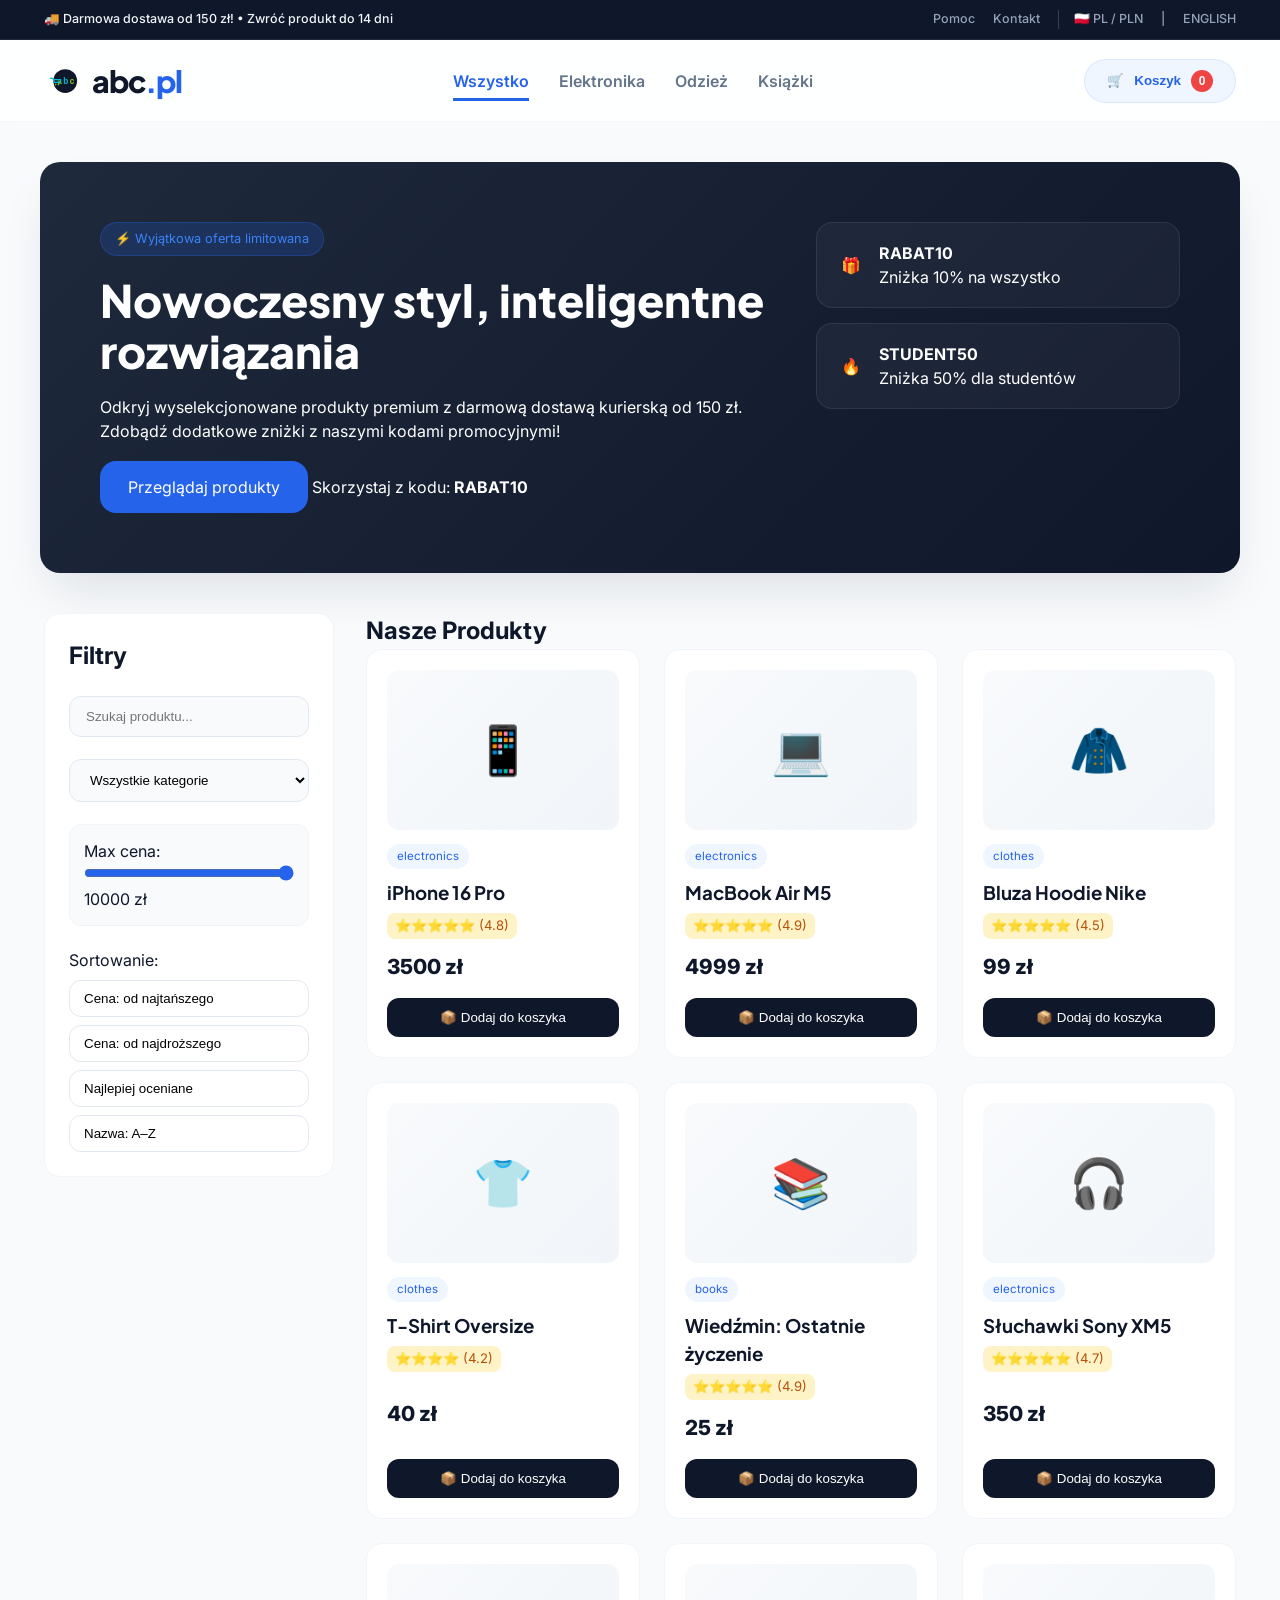
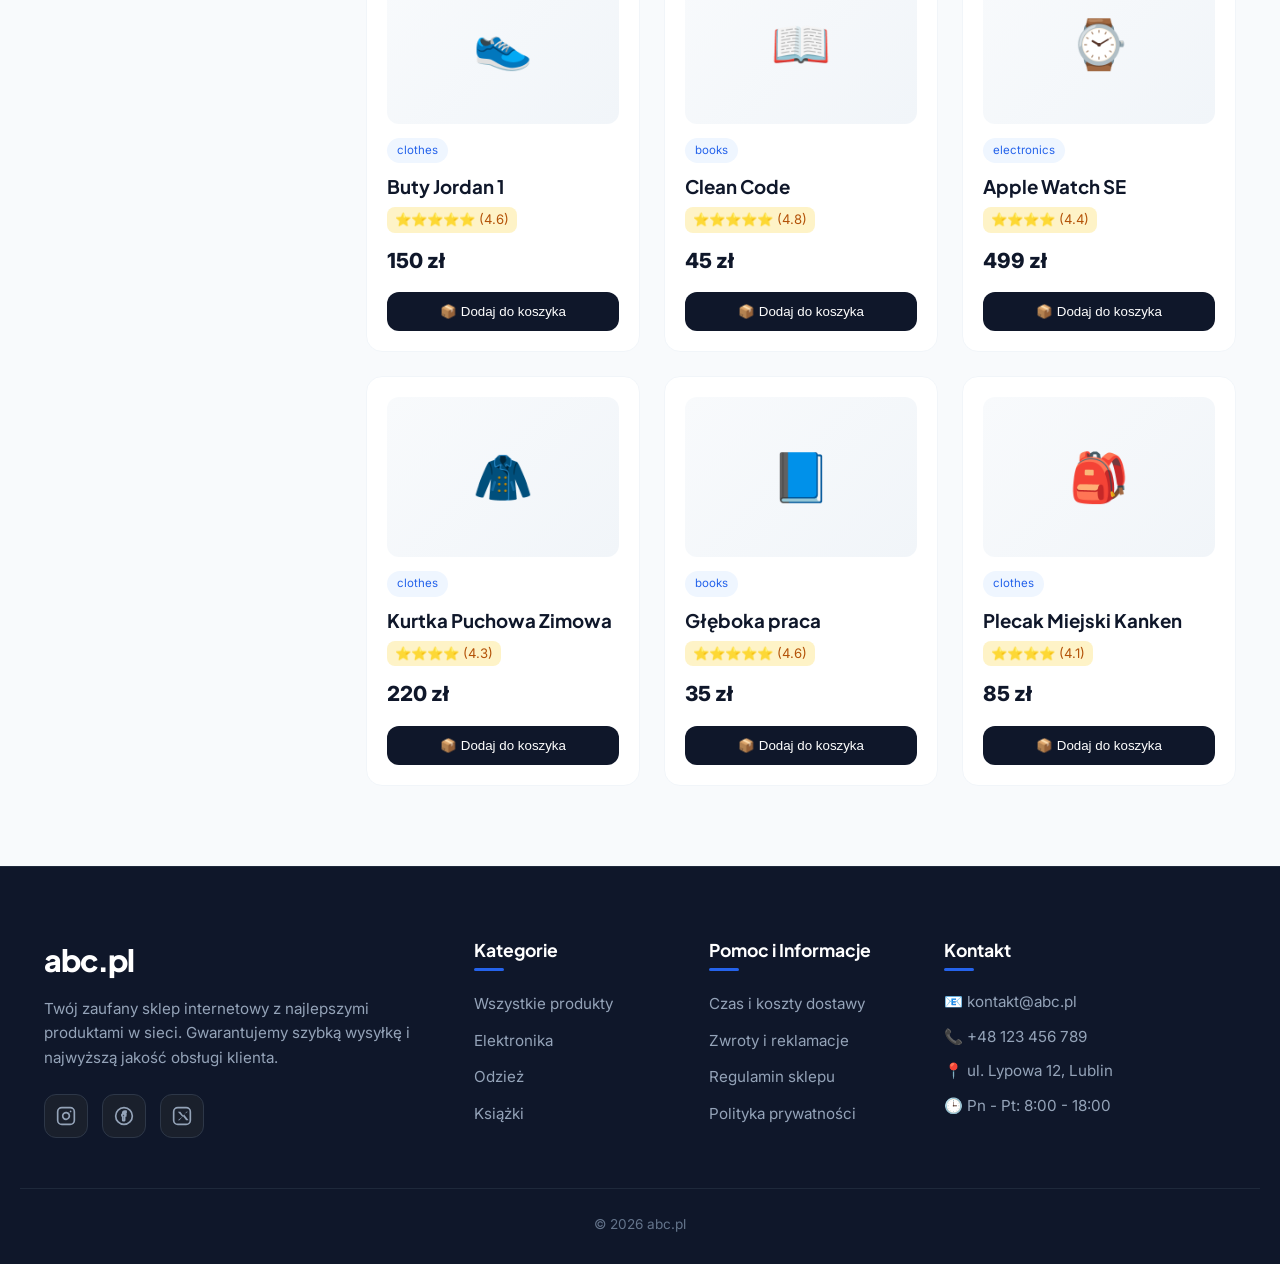
<file: index.html>
<!DOCTYPE html>
<html lang="pl">

<head>
    <meta charset="UTF-8">
    <meta name="viewport" content="width=device-width, initial-scale=1.0">
    <title>abc.pl - Sklep internetowy</title>
    <!-- Favicon -->
    <link rel="icon" type="image/svg+xml" href="favicon.svg">
    <!-- Modern Google Fonts -->
    <link rel="preconnect" href="https://fonts.googleapis.com">
    <link rel="preconnect" href="https://fonts.gstatic.com" crossorigin>
    <link
        href="https://fonts.googleapis.com/css2?family=Plus+Jakarta+Sans:ital,wght@0,300..800;1,300..800&family=Inter:wght@300;400;500;600;700;800&display=swap"
        rel="stylesheet">
    <link rel="stylesheet" href="style.css">
    <link rel="icon" type="image/png" href="favicon.svg">
    <link rel="apple-touch-icon" href="favicon.svg">
</head>

<body>

    <div class="top-bar">
        <div class="top-bar-container">
            <span class="top-bar-promo">🚚 Darmowa dostawa od 150 zł! • Zwróć produkt do 14 dni</span>
            <div class="top-bar-links">
                <a href="#main-footer">Pomoc</a>
                <a href="#main-footer">Kontakt</a>
                <span class="top-bar-lang">🇵🇱 PL / PLN</span>
                <span class="lang-divider">|</span>
                <a href="index_en.html">ENGLISH</a>
            </div>
        </div>
    </div>

    <header id="main-header">
        <div class="header-container">
            <a href="#" class="logo-link">
                <img src="favicon.svg" alt="abc.pl logo" class="logo-img-header">
                <span class="logo">abc<span class="logo-accent">.pl</span></span>
            </a>

            <nav id="header-nav">
                <ul>
                    <li><a href="#" class="nav-link active" data-category-link="all">Wszystko</a></li>
                    <li><a href="#" class="nav-link" data-category-link="electronics">Elektronika</a></li>
                    <li><a href="#" class="nav-link" data-category-link="clothes">Odzież</a></li>
                    <li><a href="#" class="nav-link" data-category-link="books">Książki</a></li>
                </ul>
            </nav>

            <button id="cart-button">
                <span class="cart-icon">🛒</span>
                <span class="cart-text">Koszyk</span>
                <span id="cart-counter">0</span>
            </button>
        </div>
    </header>

    <section class="store-hero">
        <div class="hero-content">
            <span class="hero-badge">⚡ Wyjątkowa oferta limitowana</span>
            <h1>Nowoczesny styl, inteligentne rozwiązania</h1>
            <p>Odkryj wyselekcjonowane produkty premium z darmową dostawą kurierską od 150 zł. Zdobądź dodatkowe zniżki
                z naszymi kodami promocyjnymi!</p>
            <div class="hero-btns">
                <a href="#products-section" class="btn-primary-hero">Przeglądaj produkty</a>
                <span class="hero-promo-pill">Skorzystaj z kodu: <strong>RABAT10</strong></span>
            </div>
        </div>
        <div class="hero-visual">
            <div class="visual-card">
                <span class="visual-icon">🎁</span>
                <div class="visual-text">
                    <h4>RABAT10</h4>
                    <p>Zniżka 10% na wszystko</p>
                </div>
            </div>
            <div class="visual-card">
                <span class="visual-icon">🔥</span>
                <div class="visual-text">
                    <h4>STUDENT50</h4>
                    <p>Zniżka 50% dla studentów</p>
                </div>
            </div>
        </div>
    </section>

    <main>
        <section id="filters-panel">
            <h2>Filtry</h2>

            <input type="text" id="search-input" placeholder="Szukaj produktu...">

            <select id="category-select">
                <option value="all">Wszystkie kategorie</option>
                <option value="electronics">Elektronika</option>
                <option value="clothes">Odzież</option>
                <option value="books">Książki</option>
            </select>

            <div class="price-filter">
                <label for="price-range">Max cena:</label>
                <input type="range" id="price-range" min="0" max="10000" value="10000">
                <span id="price-value">10000 zł</span>
            </div>

            <div class="sort-buttons">
                <label>Sortowanie:</label>
                <button id="sort-asc">Cena: od najtańszego</button>
                <button id="sort-desc">Cena: od najdroższego</button>
                <button id="sort-rating">Najlepiej oceniane</button>
                <button id="sort-alpha">Nazwa: A–Z</button>
            </div>
        </section>

        <section id="products-section">
            <h2>Nasze Produkty</h2>
            <div id="produkty"></div>
        </section>
    </main>

    <aside id="cart-sidebar">
        <button id="close-cart">&times;</button>
        <h2>Twój Koszyk</h2>

        <ul id="cart-items"></ul>

        <div class="discount-section">
            <input type="text" id="coupon-input" placeholder="Kod rabatowy">
            <button id="apply-discount">Zastosuj</button>
        </div>
        <p id="coupon-message"></p>

        <div class="cart-summary-box">
            <p>Cena bez rabatu: <span id="cart-subtotal">0 zł</span></p>
            <p>Rabat: <span id="cart-discount">0 zł</span></p>
            <p class="final-total">Cena finalna: <span id="cart-total">0 zł</span></p>
        </div>

        <button id="checkout-btn" class="checkout-btn">✅ Kupuję i płacę</button>

    </aside>

    <div id="product-modal" class="modal">
        <div class="modal-content">
            <span id="close-modal">&times;</span>
            <div id="modal-body"></div>
        </div>
    </div>

    <footer id="main-footer">
        <div class="footer-container">
            <div class="footer-info">
                <h3>abc.pl</h3>
                <p>Twój zaufany sklep internetowy z najlepszymi produktami w sieci. Gwarantujemy szybką wysyłkę i
                    najwyższą jakość obsługi klienta.</p>
                <div class="footer-socials">
                    <a href="https://www.instagram.com/" class="social-link" target="_blank" aria-label="Instagram">
                        <svg xmlns="http://www.w3.org/2000/svg" viewBox="0 0 24 24" fill="none" stroke="currentColor"
                            stroke-width="2" stroke-linecap="round" stroke-linejoin="round" class="social-icon-svg">
                            <rect width="20" height="20" x="2" y="2" rx="5" ry="5" />
                            <path d="M16 11.37A4 4 0 1 1 12.63 8 4 4 0 0 1 16 11.37z" />
                            <line x1="17.5" x2="17.51" y1="6.5" y2="6.5" />
                        </svg>
                    </a>
                    <a href="https://www.facebook.com/" class="social-link" target="_blank" aria-label="Facebook">
                        <svg xmlns="http://www.w3.org/2000/svg" viewBox="0 0 24 24" fill="none" stroke="currentColor"
                            stroke-width="2" stroke-linecap="round" stroke-linejoin="round" class="social-icon-svg">
                            <circle cx="12" cy="12" r="10" />
                            <path
                                d="M14.25 12h-1.5v5.5H10.5V12h-1v-2h1V8.5c0-1.5 1-2.5 2.5-2.5h1.5v2H13c-.5 0-.75.25-.75.75V10h2l-.25 2z" />
                        </svg>
                    </a>
                    <a href="https://x.com/" class="social-link" target="_blank" aria-label="X (Twitter)">
                        <svg xmlns="http://www.w3.org/2000/svg" viewBox="0 0 24 24" fill="none" stroke="currentColor"
                            stroke-width="2" stroke-linecap="round" stroke-linejoin="round" class="social-icon-svg">
                            <rect x="2" y="2" width="20" height="20" rx="5" />
                            <path d="M7 7l5.5 6L7 17h1.8l4.4-4.8 3.8 4.8H20l-5.8-7.2L19.2 7h-1.8L13.4 11.4 10 7H7z"
                                fill="currentColor" stroke="none" />
                        </svg>
                    </a>
                </div>
            </div>

            <div class="footer-links">
                <h4>Kategorie</h4>
                <ul>
                    <li><a href="#" data-category-link="all">Wszystkie produkty</a></li>
                    <li><a href="#" data-category-link="electronics">Elektronika</a></li>
                    <li><a href="#" data-category-link="clothes">Odzież</a></li>
                    <li><a href="#" data-category-link="books">Książki</a></li>
                </ul>
            </div>

            <div class="footer-links">
                <h4>Pomoc i Informacje</h4>
                <ul>
                    <li><a>Czas i koszty dostawy</a></li>
                    <li><a>Zwroty i reklamacje</a></li>
                    <li><a>Regulamin sklepu</a></li>
                    <li><a>Polityka prywatności</a></li>
                </ul>
            </div>

            <div class="footer-contact">
                <h4>Kontakt</h4>
                <ul>
                    <li>📧 kontakt@abc.pl</li>
                    <li>📞 +48 123 456 789</li>
                    <li>📍 ul. Lypowa 12, Lublin</li>
                    <li>🕒 Pn - Pt: 8:00 - 18:00</li>
                </ul>
            </div>
        </div>
        <div class="footer-bottom">
            <p>&copy; 2026 abc.pl </p>
        </div>
    </footer>

    <script src="script.js"></script>
</body>

</html>
</file>
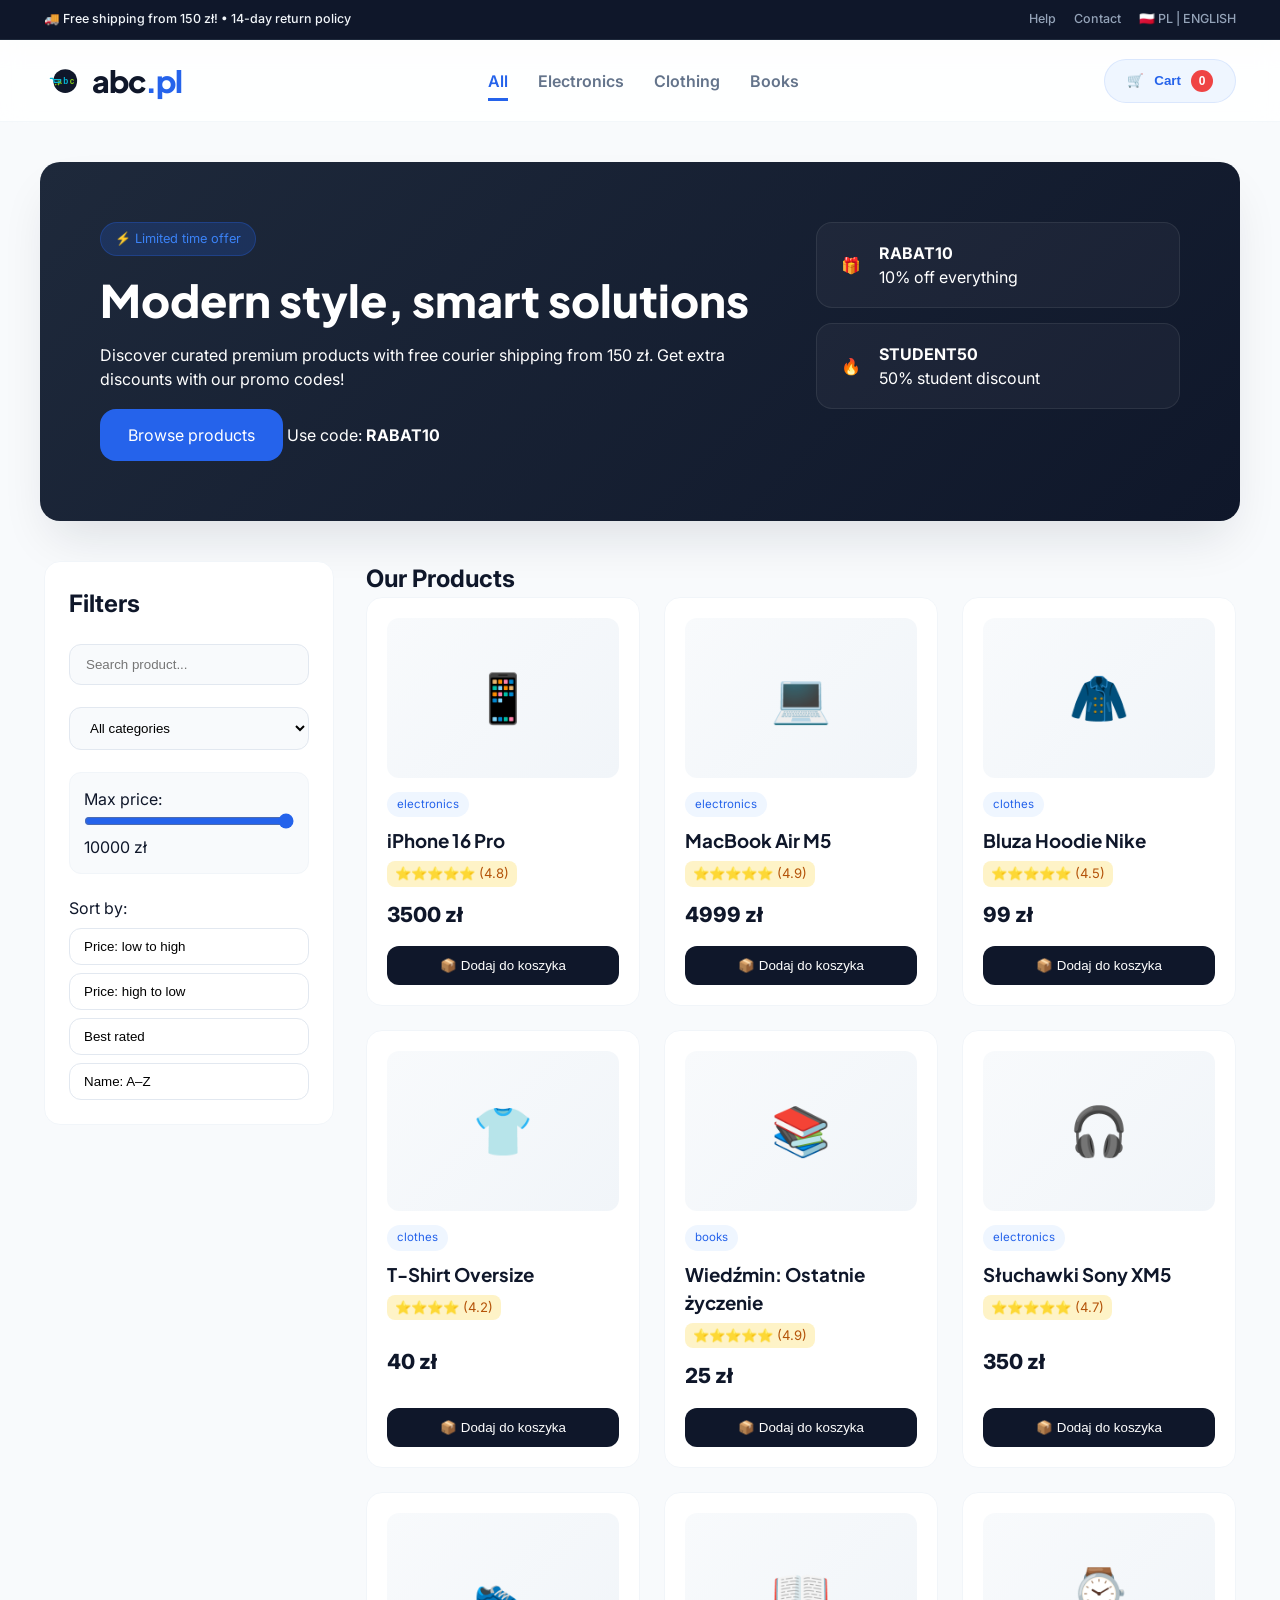
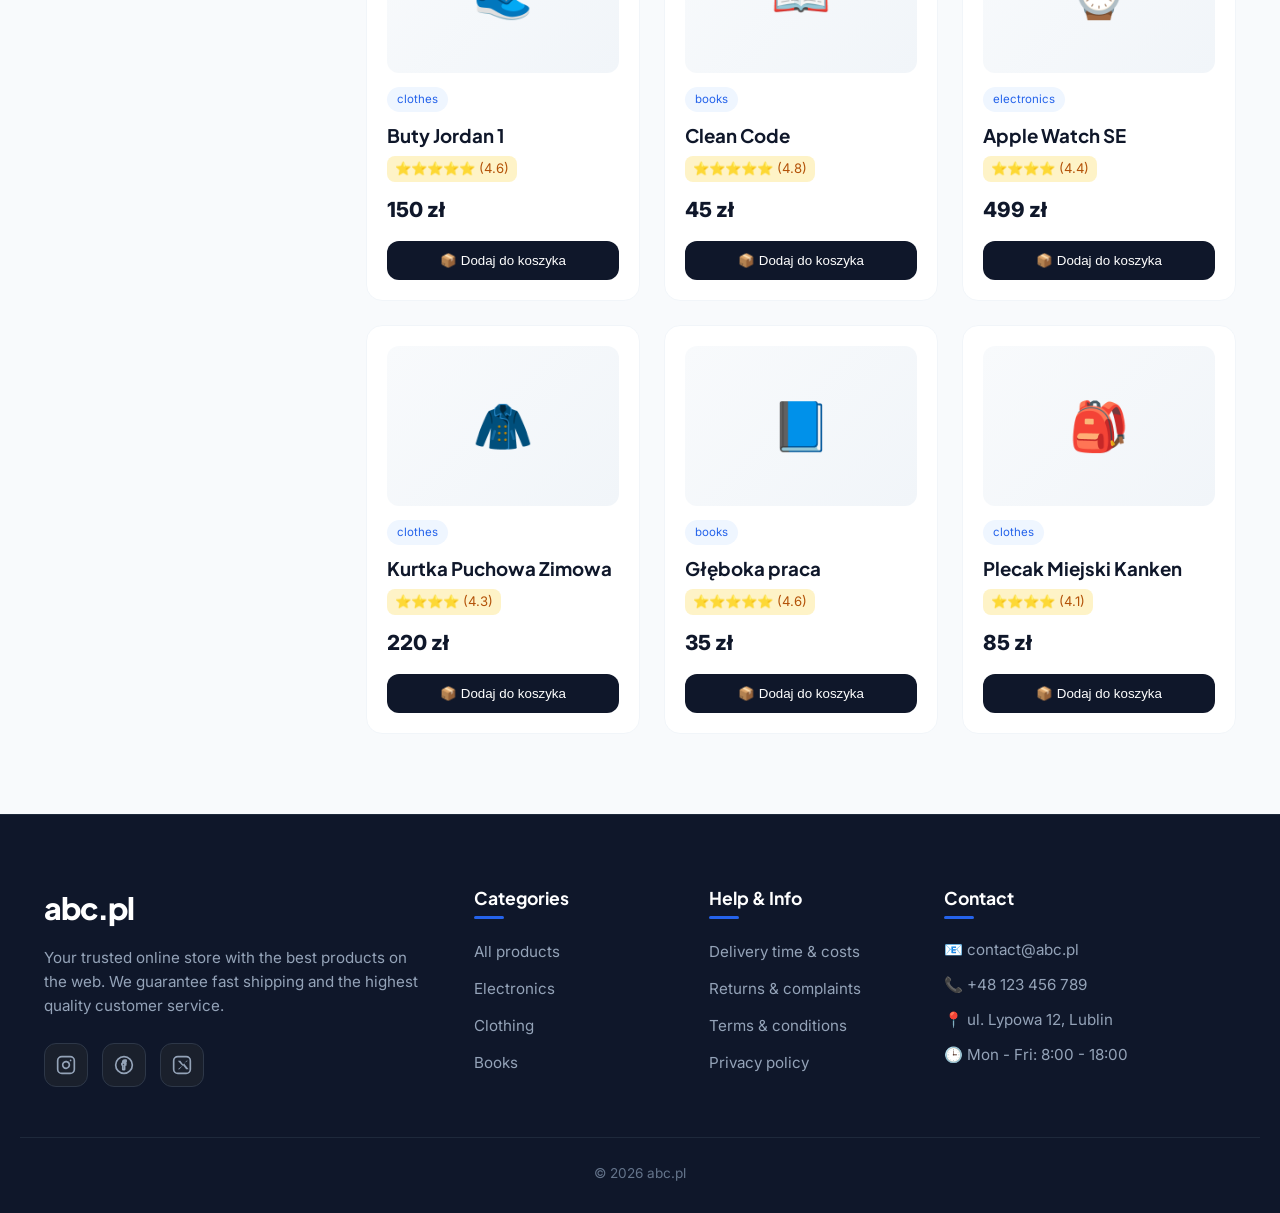
<file: index_en.html>
<!DOCTYPE html>
<html lang="en">

<head>
    <meta charset="UTF-8">
    <meta name="viewport" content="width=device-width, initial-scale=1.0">
    <title>abc.pl - Online Store</title>
    <!-- Favicon -->
    <link rel="icon" type="image/svg+xml" href="favicon.svg">
    <!-- Modern Google Fonts -->
    <link rel="preconnect" href="https://fonts.googleapis.com">
    <link rel="preconnect" href="https://fonts.gstatic.com" crossorigin>
    <link
        href="https://fonts.googleapis.com/css2?family=Plus+Jakarta+Sans:ital,wght@0,300..800;1,300..800&family=Inter:wght@300;400;500;600;700;800&display=swap"
        rel="stylesheet">
    <link rel="stylesheet" href="style.css">
    <link rel="icon" type="image/png" href="favicon.svg">
    <link rel="apple-touch-icon" href="favicon.svg">
</head>

<body>

    <div class="top-bar">
        <div class="top-bar-container">
            <span class="top-bar-promo">🚚 Free shipping from 150 zł! • 14-day return policy</span>
            <div class="top-bar-links">
                <a href="#main-footer">Help</a>
                <a href="#main-footer">Contact</a>
                <div class="language-switcher">
                    <a href="index.html">🇵🇱 PL</a>
                    <span class="lang-divider">|</span>
                    <a href="index_en.html" class="lang-active">ENGLISH</a>
                </div>
            </div>
        </div>
    </div>

    <header id="main-header">
        <div class="header-container">
            <a href="#" class="logo-link">
                <img src="favicon.svg" alt="abc.pl logo" class="logo-img-header">
                <span class="logo">abc<span class="logo-accent">.pl</span></span>
            </a>

            <nav id="header-nav">
                <ul>
                    <li><a href="#" class="nav-link active" data-category-link="all">All</a></li>
                    <li><a href="#" class="nav-link" data-category-link="electronics">Electronics</a></li>
                    <li><a href="#" class="nav-link" data-category-link="clothes">Clothing</a></li>
                    <li><a href="#" class="nav-link" data-category-link="books">Books</a></li>
                </ul>
            </nav>

            <button id="cart-button">
                <span class="cart-icon">🛒</span>
                <span class="cart-text">Cart</span>
                <span id="cart-counter">0</span>
            </button>
        </div>
    </header>

    <section class="store-hero">
        <div class="hero-content">
            <span class="hero-badge">⚡ Limited time offer</span>
            <h1>Modern style, smart solutions</h1>
            <p>Discover curated premium products with free courier shipping from 150 zł. Get extra discounts with our
                promo codes!</p>
            <div class="hero-btns">
                <a href="#products-section" class="btn-primary-hero">Browse products</a>
                <span class="hero-promo-pill">Use code: <strong>RABAT10</strong></span>
            </div>
        </div>
        <div class="hero-visual">
            <div class="visual-card">
                <span class="visual-icon">🎁</span>
                <div class="visual-text">
                    <h4>RABAT10</h4>
                    <p>10% off everything</p>
                </div>
            </div>
            <div class="visual-card">
                <span class="visual-icon">🔥</span>
                <div class="visual-text">
                    <h4>STUDENT50</h4>
                    <p>50% student discount</p>
                </div>
            </div>
        </div>
    </section>

    <main>
        <section id="filters-panel">
            <h2>Filters</h2>

            <input type="text" id="search-input" placeholder="Search product...">

            <select id="category-select">
                <option value="all">All categories</option>
                <option value="electronics">Electronics</option>
                <option value="clothes">Clothing</option>
                <option value="books">Books</option>
            </select>

            <div class="price-filter">
                <label for="price-range">Max price:</label>
                <input type="range" id="price-range" min="0" max="10000" value="10000">
                <span id="price-value">10000 zł</span>
            </div>

            <div class="sort-buttons">
                <label>Sort by:</label>
                <button id="sort-asc">Price: low to high</button>
                <button id="sort-desc">Price: high to low</button>
                <button id="sort-rating">Best rated</button>
                <button id="sort-alpha">Name: A–Z</button>
            </div>
        </section>

        <section id="products-section">
            <h2>Our Products</h2>
            <div id="produkty"></div>
        </section>
    </main>

    <aside id="cart-sidebar">
        <button id="close-cart">&times;</button>
        <h2>Your Cart</h2>

        <ul id="cart-items"></ul>

        <div class="discount-section">
            <input type="text" id="coupon-input" placeholder="Discount code">
            <button id="apply-discount">Apply</button>
        </div>
        <p id="coupon-message"></p>

        <div class="cart-summary-box">
            <p>Price without discount: <span id="cart-subtotal">0 zł</span></p>
            <p>Discount: <span id="cart-discount">0 zł</span></p>
            <p class="final-total">Final price: <span id="cart-total">0 zł</span></p>
        </div>

        <button id="checkout-btn" class="checkout-btn">✅ Buy Now</button>

    </aside>

    <div id="product-modal" class="modal">
        <div class="modal-content">
            <span id="close-modal">&times;</span>
            <div id="modal-body"></div>
        </div>
    </div>

    <footer id="main-footer">
        <div class="footer-container">
            <div class="footer-info">
                <h3>abc.pl</h3>
                <p>Your trusted online store with the best products on the web. We guarantee fast shipping and the
                    highest quality customer service.</p>
                <div class="footer-socials">
                    <a href="https://www.instagram.com/" class="social-link" target="_blank" aria-label="Instagram">
                        <svg xmlns="http://www.w3.org/2000/svg" viewBox="0 0 24 24" fill="none" stroke="currentColor"
                            stroke-width="2" stroke-linecap="round" stroke-linejoin="round" class="social-icon-svg">
                            <rect width="20" height="20" x="2" y="2" rx="5" ry="5" />
                            <path d="M16 11.37A4 4 0 1 1 12.63 8 4 4 0 0 1 16 11.37z" />
                            <line x1="17.5" x2="17.51" y1="6.5" y2="6.5" />
                        </svg>
                    </a>
                    <a href="https://www.facebook.com/" class="social-link" target="_blank" aria-label="Facebook">
                        <svg xmlns="http://www.w3.org/2000/svg" viewBox="0 0 24 24" fill="none" stroke="currentColor"
                            stroke-width="2" stroke-linecap="round" stroke-linejoin="round" class="social-icon-svg">
                            <circle cx="12" cy="12" r="10" />
                            <path
                                d="M14.25 12h-1.5v5.5H10.5V12h-1v-2h1V8.5c0-1.5 1-2.5 2.5-2.5h1.5v2H13c-.5 0-.75.25-.75.75V10h2l-.25 2z" />
                        </svg>
                    </a>
                    <a href="https://x.com/" class="social-link" target="_blank" aria-label="X (Twitter)">
                        <svg xmlns="http://www.w3.org/2000/svg" viewBox="0 0 24 24" fill="none" stroke="currentColor"
                            stroke-width="2" stroke-linecap="round" stroke-linejoin="round" class="social-icon-svg">
                            <rect x="2" y="2" width="20" height="20" rx="5" />
                            <path d="M7 7l5.5 6L7 17h1.8l4.4-4.8 3.8 4.8H20l-5.8-7.2L19.2 7h-1.8L13.4 11.4 10 7H7z"
                                fill="currentColor" stroke="none" />
                        </svg>
                    </a>
                </div>
            </div>

            <div class="footer-links">
                <h4>Categories</h4>
                <ul>
                    <li><a href="#" data-category-link="all">All products</a></li>
                    <li><a href="#" data-category-link="electronics">Electronics</a></li>
                    <li><a href="#" data-category-link="clothes">Clothing</a></li>
                    <li><a href="#" data-category-link="books">Books</a></li>
                </ul>
            </div>

            <div class="footer-links">
                <h4>Help & Info</h4>
                <ul>
                    <li><a>Delivery time & costs</a></li>
                    <li><a>Returns & complaints</a></li>
                    <li><a>Terms & conditions</a></li>
                    <li><a>Privacy policy</a></li>
                </ul>
            </div>

            <div class="footer-contact">
                <h4>Contact</h4>
                <ul>
                    <li>📧 contact@abc.pl</li>
                    <li>📞 +48 123 456 789</li>
                    <li>📍 ul. Lypowa 12, Lublin</li>
                    <li>🕒 Mon - Fri: 8:00 - 18:00</li>
                </ul>
            </div>
        </div>
        <div class="footer-bottom">
            <p>&copy; 2026 abc.pl </p>
        </div>
    </footer>

    <script src="script.js"></script>
</body>

</html>
</file>
<file: style.css>
/*  1. ZMIENNE (kolory, czcionki, cienie)-----------------------------------------------------------------------------------*/
:root {
    --font-heading: 'Plus Jakarta Sans', sans-serif;/* Czcionka nagłówków */
    --font-body: 'Inter', sans-serif;/* Czcionka tekstu */
    --primary: #2563eb;/* Główny niebieski */
    --primary-hover: #1d4ed8;/* Niebieski po najechaniu */
    --primary-light: #eff6ff;/* Jasnoniebieskie tło */
    --success: #10b981;/* Zielony (sukces) */
    --success-light: #ecfdf5;/* Jasnozielone tło */
    --error: #ef4444;/* Czerwony (błąd) */
    --error-light: #fef2f2;/* Jasnoczerwone tło */
    --bg-base: #f8fafc;/* Tło strony */
    --card-bg: #ffffff;/* Tło kart */
    --card-border: #f1f5f9;/* Ramka kart */
    --text-main: #0f172a;/* Główny tekst */
    --text-muted: #64748b;/* Przyciemniony tekst */
    --text-light: #94a3b8;/* Jasny tekst */
    --border-color: #e2e8f0;/* Kolor ramek */
    --border-focus: #3b82f6;/* Ramka po kliknięciu */
    /* Zaokrąglenie */
    --radius-full: 9999px;
    --radius-xl: 20px;
    --radius-lg: 16px;
    --radius-md: 12px;
    --radius-sm: 8px;
    /* Cień */
    --shadow-sm: 0 1px 3px 0 rgba(15, 23, 42, 0.05);
    --shadow-md: 0 4px 6px -1px rgba(15, 23, 42, 0.05);
    --shadow-lg: 0 10px 25px -5px rgba(15, 23, 42, 0.08);
    --shadow-xl: 0 25px 50px -12px rgba(15, 23, 42, 0.12);
    /* Animacja */
    --transition-fast: 0.15s;
    --transition-smooth: 0.25s;
}

/* 2. RESET (usuwa marginesy)-------------------------------------------------------------------------------------------*/
* {
    margin: 0;
    padding: 0;
    box-sizing: border-box;
}

html {
    scroll-behavior: smooth;/* Płynne przewijanie */
    font-size: 16px;
}

body {
    font-family: var(--font-body);
    background-color: var(--bg-base);
    color: var(--text-main);
    line-height: 1.5;
}

/* 3. GÓRNY PASEK----------------------------------------------------------------------------------------------------------*/
.top-bar {
    background-color: #0f172a;
    color: #94a3b8;
    font-size: 0.78rem;
    padding: 10px 0;
    border-bottom: 1px solid #1e293b;
    font-weight: 500;
}

.top-bar-container {
    max-width: 1240px;
    margin: 0 auto;
    padding: 0 24px;
    display: flex;
    justify-content: space-between;    /* Rozciąga na boki */
    align-items: center;
    flex-wrap: wrap;
    gap: 10px;
}

.top-bar-promo {
    color: #f1f5f9;
}

.top-bar-links {
    display: flex;
    gap: 18px;
}

.top-bar-links a {
    color: #94a3b8;
    text-decoration: none;
}

.top-bar-links a:hover {
    color: white;            /* Biały po najechaniu */
}

.top-bar-lang {
    border-left: 1px solid #334155;
    padding-left: 15px;
}

/* 4. NAGŁÓWEK (sticky)-------------------------------------------------------------------------------------------------------*/
#main-header {
    background-color: rgba(255, 255, 255, 0.85);
    backdrop-filter: blur(12px);/* Rozmyte tło */
    position: sticky;
    top: 0;
    z-index: 900;
    border-bottom: 1px solid rgba(241, 245, 249, 0.8);
}

.header-container {
    max-width: 1240px;
    margin: 0 auto;
    padding: 18px 24px;
    display: flex;
    justify-content: space-between;
    align-items: center;
    gap: 20px;
}

/* ------------Logo-------------------- */
.logo-link {
    text-decoration: none;
    display: flex;
    align-items: center;
}

.logo-img-header {
    width: 38px;
    height: 38px;
    margin-right: 10px;
}

.logo-img-header:hover {
    transform: scale(1.1) rotate(-3deg);
    transition: transform var(--transition-smooth);
}

.logo {
    font-family: var(--font-heading);
    font-size: 1.9rem;
    font-weight: 800;
    letter-spacing: -1.2px;
    color: var(--text-main);
}

.logo-accent {
    color: var(--primary);/* Niebieska część logo */
}

/*-------------- Menu -------------------------*/
#header-nav ul {
    list-style: none;
    display: flex;
    gap: 30px;
}

@media (max-width: 768px) {
    #header-nav {
        display: none;/* Ukryj menu na telefonie */
    }
}

.nav-link {
    text-decoration: none;
    color: var(--text-muted);
    font-weight: 600;
    padding: 8px 0;
    position: relative;
}

/* -----------------Podkreślenie menu------------------------ */
.nav-link::after {
    content: '';
    position: absolute;
    bottom: -2px;
    left: 0;
    width: 0;
    height: 3px;
    background-color: var(--primary);
    transition: width var(--transition-smooth);
}

.nav-link:hover::after,
.nav-link.active::after {
    width: 100%;/* Pełne podkreślenie */
}

.nav-link:hover,
.nav-link.active {
    color: var(--primary);
}

/*------------------ Przycisk koszyka ---------------------------*/
#cart-button {
    background-color: var(--primary-light);
    color: var(--primary);
    border: 1px solid rgba(37, 99, 235, 0.1);
    padding: 10px 22px;
    border-radius: var(--radius-full);
    font-weight: 700;
    cursor: pointer;
    display: flex;
    align-items: center;
    gap: 10px;
    transition: all var(--transition-smooth);
}

#cart-button:hover {
    background-color: var(--primary);
    color: white;
    transform: translateY(-2px);/* Unosi się */
}

/*--------------- Licznik w koszyku -----------------------------*/
#cart-counter {
    background-color: var(--error);
    color: white;
    font-size: 0.75rem;
    min-width: 22px;
    height: 22px;
    border-radius: var(--radius-full);
    display: flex;
    align-items: center;
    justify-content: center;
}

/* 5. HERO (baner)-----------------------------------------------------------------------------------------------------*/
.store-hero {
    max-width: 1200px;
    margin: 40px auto;
    background: linear-gradient(135deg, #1e293b, #0f172a);
    border-radius: var(--radius-xl);
    padding: 60px;
    color: white;
    display: grid;
    gap: 40px;
    box-shadow: var(--shadow-xl);
}

@media (min-width: 992px) {
    .store-hero {
        grid-template-columns: 1.3fr 0.7fr;/* Dwie kolumny */
    }
}

.hero-content {
    display: flex;
    flex-direction: column;
    gap: 18px;
}

.hero-badge {
    background-color: rgba(37, 99, 235, 0.2);
    border: 1px solid rgba(37, 99, 235, 0.3);
    color: #3b82f6;
    padding: 6px 14px;
    font-size: 0.8rem;
    border-radius: var(--radius-full);
    width: fit-content;
}

.hero-content h1 {
    font-family: var(--font-heading);
    font-size: 2.8rem;
    font-weight: 800;
    line-height: 1.15;
}

@media (max-width: 576px) {
    .hero-content h1 {
        font-size: 2rem;
    }

    .store-hero {
        padding: 30px;
    }
}

.btn-primary-hero {
    background-color: var(--primary);
    color: white;
    text-decoration: none;
    padding: 14px 28px;
    border-radius: var(--radius-lg);
    display: inline-block;
    transition: all var(--transition-smooth);
}

.btn-primary-hero:hover {
    background-color: var(--primary-hover);
    transform: translateY(-2px);
}

.hero-visual {
    display: flex;
    flex-direction: column;
    gap: 15px;
}

.visual-card {
    background-color: rgba(255, 255, 255, 0.04);
    border: 1px solid rgba(255, 255, 255, 0.08);
    border-radius: var(--radius-lg);
    padding: 18px 24px;
    display: flex;
    align-items: center;
    gap: 18px;
}

.visual-card:hover {
    transform: translateX(8px);
    background-color: rgba(255, 255, 255, 0.08);
}

/* 6. GŁÓWNY LAYOUT--------------------------------------------------------------------------------------------- */
main {
    max-width: 1240px;
    margin: 30px auto 80px;
    padding: 0 24px;
    display: grid;
    gap: 32px;
}

@media (min-width: 768px) {
    main {
        grid-template-columns: 290px 1fr;/* Filtry + produkty */
    }
}

/* 7. PANEL FILTRÓW------------------------------------------------------------------------------------------------ */
#filters-panel {
    background-color: var(--card-bg);
    border: 1px solid var(--card-border);
    border-radius: var(--radius-lg);
    padding: 24px;
    display: flex;
    flex-direction: column;
    gap: 22px;
    position: sticky;/* Przykleja podczas przewijania */
    top: 100px;
    height: fit-content;/* Dostosowuje się do zawartości */
    align-self: start;/* Nie rozciąga się */
}

@media (max-width: 768px) {
    #filters-panel {
        position: static;/* Na telefonie - normalne przewijanie */
        top: auto;
    }
}

/*---------------- Wyszukiwarka ------------------------- */
#search-input {
    width: 100%;
    padding: 12px 16px;
    border: 1px solid var(--border-color);
    border-radius: var(--radius-md);
    background-color: #f8fafc;
}

#search-input:focus {
    border-color: var(--border-focus);
    outline: none;
}

/*--------- Select kategorii --------------------------*/
#category-select {
    width: 100%;
    padding: 12px 16px;
    border: 1px solid var(--border-color);
    border-radius: var(--radius-md);
    background-color: #f8fafc;
    cursor: pointer;
}

/*------------ Suwak ceny ---------------------------*/
.price-filter {
    background-color: #f8fafc;
    padding: 14px;
    border-radius: var(--radius-md);
    border: 1px solid var(--card-border);
}

#price-range {
    width: 100%;
    accent-color: var(--primary);
    cursor: pointer;
}

/*--------- Przyciski sortowania ---------------*/
.sort-buttons {
    display: flex;
    flex-direction: column;
    gap: 8px;
}

.sort-buttons button {
    width: 100%;
    padding: 10px 14px;
    background: white;
    border: 1px solid var(--border-color);
    border-radius: var(--radius-md);
    cursor: pointer;
    text-align: left;
    display: flex;
    justify-content: space-between;
}

.sort-buttons button:hover {
    border-color: var(--primary);
    color: var(--primary);
}

/* 8. PRODUKTY (siatka kart)--------------------------------------------------------------------------------------- */
#produkty {
    display: grid;
    grid-template-columns: repeat(auto-fill, minmax(230px, 1fr));
    gap: 24px;
}

/*--------- Karta produktu -------------*/
.product-card {
    background-color: var(--card-bg);
    border: 1px solid var(--card-border);
    border-radius: var(--radius-lg);
    padding: 20px;
    cursor: pointer;
    transition: transform var(--transition-smooth);
    display: flex;
    flex-direction: column;
    height: 100%;
}

.product-card:hover {
    transform: translateY(-5px);
    box-shadow: var(--shadow-lg);
}

/*------- Obrazek (emotka) ---------*/
.product-img {
    height: 160px;
    background: linear-gradient(135deg, #f8fafc, #f1f5f9);
    border-radius: var(--radius-md);
    display: flex;
    align-items: center;
    justify-content: center;
    font-size: 3rem;
    margin-bottom: 14px;
    flex-shrink: 0;
}

/*------- Kategoria ---------------*/
.product-category {
    font-size: 0.72rem;
    color: var(--primary);
    background-color: var(--primary-light);
    padding: 4px 10px;
    border-radius: var(--radius-full);
    width: fit-content;
    margin-bottom: 10px;
    flex-shrink: 0;
}

/*--------- Nazwa ---------------*/
.product-title {
    font-family: var(--font-heading);
    font-weight: 700;
    margin-bottom: 6px;
}

/*------ Ocena (gwiazdki) ------*/
.product-rating {
    font-size: 0.82rem;
    color: #b45309;
    background-color: #fef3c7;
    padding: 3px 8px;
    border-radius: var(--radius-sm);
    width: fit-content;
    margin-bottom: 12px;
    flex-shrink: 0;
}

/*------- Cena ---------------*/
.product-price {
    font-size: 1.3rem;
    font-weight: 800;
    margin-top: auto;
    margin-bottom: 16px;
}

/*----- Przycisk dodaj do koszyka ------*/
.add-to-cart-btn {
    width: 100%;
    padding: 12px;
    background-color: #0f172a;
    color: white;
    border: none;
    border-radius: var(--radius-md);
    cursor: pointer;
    transition: all var(--transition-fast);
    margin-top: auto;
}

.add-to-cart-btn:hover {
    background-color: var(--primary);
    transform: translateY(-2px);
}

/* 9. KOSZYK (sidebar z prawej) */
#cart-sidebar {
    position: fixed;
    top: 0;
    right: 0;
    width: 100%;
    max-width: 440px;
    height: 100vh;
    background-color: var(--card-bg);
    padding: 30px;
    transform: translateX(110%);
    /* Ukryty */
    transition: transform 0.4s;
    z-index: 1000;
    display: flex;
    /* ← DODAJ */
    flex-direction: column;
    /* ← DODAJ */
}

#cart-sidebar.open {
    transform: translateX(0);
    /* Widoczny */
}

/*------ Przycisk zamykania ----------*/
#close-cart {
    position: absolute;
    top: 25px;
    right: 25px;
    width: 36px;
    height: 36px;
    border-radius: var(--radius-full);
    background: var(--bg-base);
    border: 1px solid var(--border-color);
    cursor: pointer;
    font-size: 1.4rem;
}

#close-cart:hover {
    background-color: var(--error-light);
    color: var(--error);
    transform: rotate(90deg);
}

/*----------- Lista w koszyku --------*/
#cart-items {
    list-style: none;
    flex-grow: 1;
    /* Zajmuje wolne miejsce */
    overflow-y: auto;
    margin: 10px 0;
}

/*------- Produkt w koszyku ----------*/
.cart-item {
    display: flex;
    align-items: center;
    justify-content: space-between;
    padding: 16px 0;
    border-bottom: 1px solid var(--card-border);
    gap: 12px;
}

/*------- Przyciski + i - --------------*/
.qty-change-btn {
    width: 26px;
    height: 26px;
    background: white;
    border: 1px solid var(--border-color);
    border-radius: var(--radius-sm);
    cursor: pointer;
}

.qty-change-btn:hover {
    background-color: var(--primary);
    color: white;
}

/*--------- Przycisk usuwania X ---------*/
.cart-remove-btn {
    background: none;
    border: none;
    font-size: 1.4rem;
    cursor: pointer;
}

.cart-remove-btn:hover {
    color: var(--error);
}

/* 10. KOD RABATOWY ------------------------------------------------------------------------------------------------------------------------------------*/
.discount-section {
    display: flex;
    gap: 8px;
    margin-top: auto;
}


/* Przycisk Kupuję i płacę */
.checkout-btn {
    width: 100%;
    padding: 16px;
    background-color: var(--success);
    color: white;
    border: none;
    border-radius: var(--radius-md);
    font-family: var(--font-heading);
    font-weight: 700;
    font-size: 1.1rem;
    cursor: pointer;
    transition: all var(--transition-smooth);
    margin-top: 15px;
}

.checkout-btn:hover {
    background-color: #0d9488;
    transform: translateY(-2px);
    box-shadow: 0 10px 20px -10px rgba(16, 185, 129, 0.4);
}

.checkout-btn:active {
    transform: translateY(0);
}


.discount-section {
    display: flex;
    gap: 8px;
    margin-top: 15px;
}

#coupon-input {
    flex-grow: 1;
    padding: 10px 14px;
    border: 1px solid var(--border-color);
    border-radius: var(--radius-md);
}

#apply-discount {
    padding: 10px 18px;
    background-color: #0f172a;
    color: white;
    border: none;
    border-radius: var(--radius-md);
    cursor: pointer;
}

#apply-discount:hover {
    background-color: var(--primary);
}

/*--------- Komunikaty -----------*/
#coupon-message.success-msg {
    background-color: var(--success-light);
    color: var(--success);
}

#coupon-message.error-msg {
    background-color: var(--error-light);
    color: var(--error);
}

/*----- Podsumowanie cen ---------*/
.cart-summary-box {
    margin-top: 20px;
    background-color: var(--bg-base);
    padding: 20px;
    border-radius: var(--radius-lg);
}

.final-total span {
    color: var(--primary);
    font-size: 1.35rem;
    font-weight: 800;
}

/* 11. STOPKA--------------------------------------------------------------------------------------------------------------- */

#main-footer {
    background: #0f172a;
    color: #cbd5e1;
    padding: 70px 0 30px;
    margin-top: 10px;
    border-top: 1px solid #1e293b;
}

.footer-container {
    max-width: 1240px;
    margin: 0 auto;
    padding: 0 24px;
    display: grid;
    gap: 40px;
}

@media (min-width: 576px) {
    .footer-container {
        grid-template-columns: repeat(2, 1fr);
    }
}

@media (min-width: 992px) {
    .footer-container {
        grid-template-columns: 2fr 1fr 1fr 1.5fr;
    }
}

/* Lewa kolumna z logo i opisem */
.footer-info h3 {
    font-family: var(--font-heading);
    color: #fff;
    font-size: 1.9rem;
    margin-bottom: 15px;
    font-weight: 800;
    letter-spacing: -1.2px;
}

.footer-info p {
    font-size: 0.95rem;
    line-height: 1.6;
    margin-bottom: 24px;
    color: #94a3b8;
}

/* Ikony społecznościowe */
.footer-socials {
    display: flex;
    gap: 14px;
}

.social-link {
    color: #94a3b8;
    width: 44px;
    height: 44px;
    border-radius: var(--radius-md);
    border: 1.5px solid #2d3748;
    background: #1a202c;
    display: flex;
    align-items: center;
    justify-content: center;
    transition: all var(--transition-smooth);
}

.social-link:hover {
    color: #fff;
    background: var(--primary);
    border-color: var(--primary);
    transform: translateY(-4px);
}

.social-icon-svg {
    width: 20px;
    height: 20px;
}

/* Nagłówki kolumn */
.footer-links h4,
.footer-contact h4 {
    color: #fff;
    font-family: var(--font-heading);
    font-size: 1.1rem;
    font-weight: 700;
    margin-bottom: 20px;
    padding-bottom: 8px;
    position: relative;
}

/* Podkreślenie pod nagłówkami */
.footer-links h4::after,
.footer-contact h4::after {
    content: '';
    position: absolute;
    bottom: 0;
    left: 0;
    width: 30px;
    height: 3px;
    background: var(--primary);
    border-radius: var(--radius-full);
}

/* Listy w stopce */
.footer-links ul,
.footer-contact ul {
    list-style: none;
    display: flex;
    flex-direction: column;
    gap: 12px;
}

.footer-links a {
    color: #94a3b8;
    text-decoration: none;
    font-size: 0.95rem;
    transition: all var(--transition-smooth);
}

.footer-links a:hover {
    color: #fff;
    padding-left: 6px;
}

.footer-contact li {
    font-size: 0.95rem;
    color: #94a3b8;
}

/* Dolny pasek */
.footer-bottom {
    max-width: 1240px;
    margin: 50px auto 0;
    padding: 25px 24px 0;
    border-top: 1px solid #1e293b;
    text-align: center;
    font-size: 0.85rem;
    color: #64748b;
}


/* 12. ANIMACJE I DODATKA------------------------------------------------------------------------------------------------- */

/*--------- Latająca emotka ------------*/
.flying-particle {
    position: fixed;
    pointer-events: none;
    font-size: 1.8rem;
    transition: transform 0.8s, opacity 0.8s;
    z-index: 2500;
}

/*------- Powiadomienie toast ----------*/
.toast-notice {
    position: fixed;
    bottom: 30px;
    left: 50%;
    transform: translate(-50%, 50px);
    opacity: 0;
    background-color: #0f172a;
    color: white;
    padding: 12px 24px;
    border-radius: var(--radius-md);
    transition: all 0.35s;
}

.toast-notice.show {
    transform: translate(-50%, 0);
    opacity: 1;
}

/*----- Brak wyników --------*/
.no-results {
    grid-column: 1 / -1;
    text-align: center;
    padding: 60px;
    background-color: var(--card-bg);
    border-radius: var(--radius-lg);
    border: 1px dashed var(--border-color);
}



/* 13. Modal - styl dla okna szczegółów produktu -------------------------------------------------------------------------------------------------------------------*/
.modal {
    display: none;
    position: fixed;
    top: 0;
    left: 0;
    width: 100%;
    height: 100%;
    background-color: rgba(15, 23, 42, 0.8);
    backdrop-filter: blur(5px);
    z-index: -1;
    opacity: 0;
    transition: opacity var(--transition-smooth);
}

.modal-content {
    background-color: var(--card-bg);
    margin: 10% auto;
    padding: 30px;
    border-radius: var(--radius-xl);
    width: 90%;
    max-width: 500px;
    position: relative;
    box-shadow: var(--shadow-xl);
    border: 1px solid var(--card-border);
    animation: fadeInUp 0.3s ease;
}

@keyframes fadeInUp {
    from {
        opacity: 0;
        transform: translateY(30px);
    }

    to {
        opacity: 1;
        transform: translateY(0);
    }
}

#close-modal {
    position: absolute;
    top: 15px;
    right: 20px;
    font-size: 1.8rem;
    cursor: pointer;
    color: var(--text-muted);
    transition: all var(--transition-fast);
}

#close-modal:hover {
    color: var(--error);
    transform: scale(1.1);
}

.modal-product-details {
    display: flex;
    flex-direction: column;
    gap: 10px;
}

.modal-desc {
    font-size: 0.95rem;
    color: var(--text-muted);
    line-height: 1.5;
    background-color: var(--bg-base);
    padding: 15px;
    border-radius: var(--radius-md);
    margin: 5px 0;
}

.modal-price {
    font-size: 1.8rem;
    font-weight: 800;
    color: var(--primary);
    text-align: center;
}

.modal-add-btn {
    width: 100%;
    padding: 14px;
    background-color: var(--primary);
    color: white;
    border: none;
    border-radius: var(--radius-md);
    font-weight: 700;
    cursor: pointer;
    transition: all var(--transition-fast);
    margin-top: 10px;
}

.modal-add-btn:hover {
    background-color: var(--primary-hover);
    transform: translateY(-2px);
}
</file>
